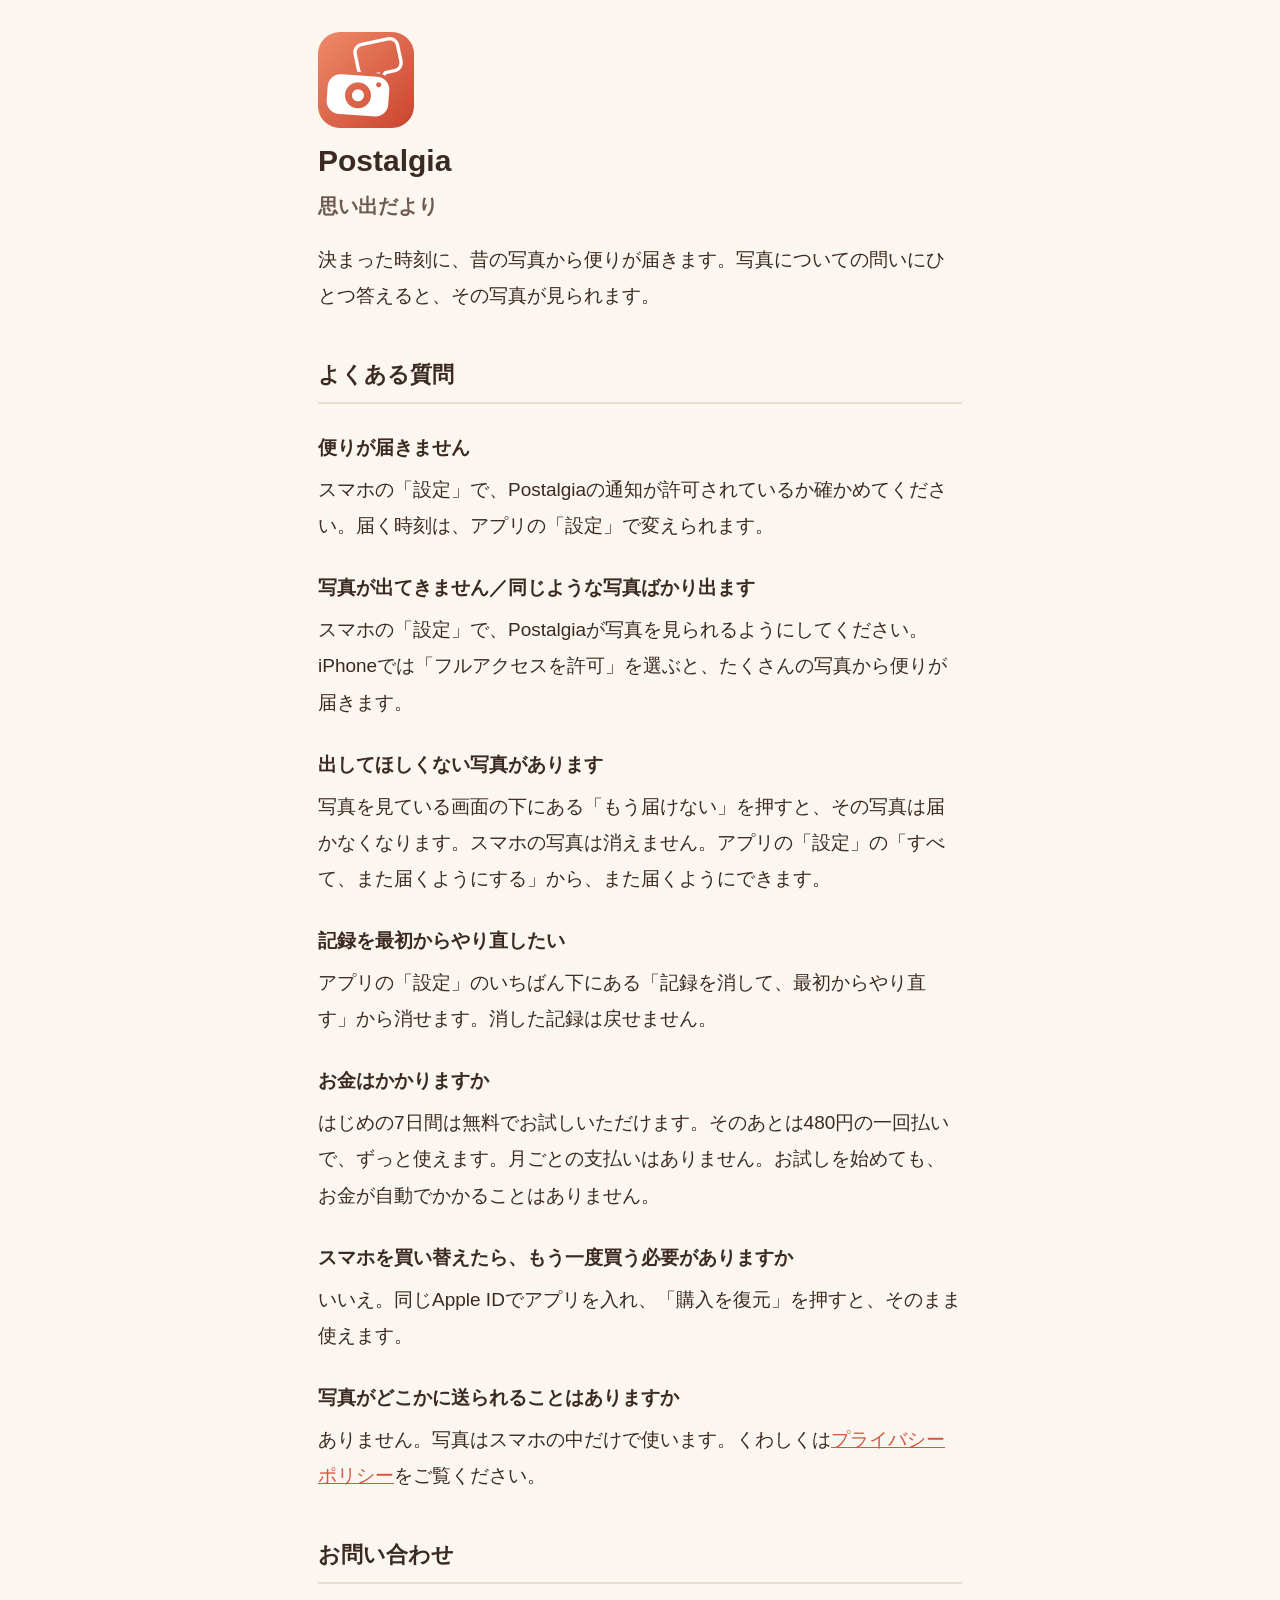
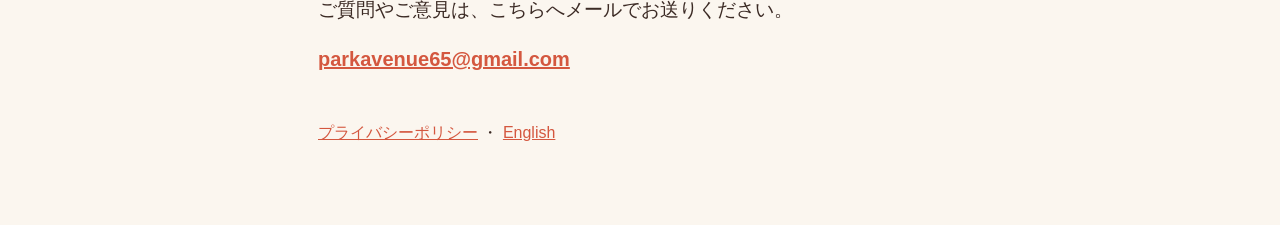
<file: index.html>
<!doctype html>
<html lang="ja">
<head>
<meta charset="utf-8">
<meta name="viewport" content="width=device-width, initial-scale=1">
<title>Postalgia 思い出だより｜サポート</title>
<link rel="stylesheet" href="style.css">
</head>
<body>
<main>
<img class="icon" src="icon.png" alt="" width="96" height="96">
<h1>Postalgia<br><small>思い出だより</small></h1>
<p>決まった時刻に、昔の写真から便りが届きます。写真についての問いにひとつ答えると、その写真が見られます。</p>

<h2>よくある質問</h2>

<h3>便りが届きません</h3>
<p>スマホの「設定」で、Postalgiaの通知が許可されているか確かめてください。届く時刻は、アプリの「設定」で変えられます。</p>

<h3>写真が出てきません／同じような写真ばかり出ます</h3>
<p>スマホの「設定」で、Postalgiaが写真を見られるようにしてください。iPhoneでは「フルアクセスを許可」を選ぶと、たくさんの写真から便りが届きます。</p>

<h3>出してほしくない写真があります</h3>
<p>写真を見ている画面の下にある「もう届けない」を押すと、その写真は届かなくなります。スマホの写真は消えません。アプリの「設定」の「すべて、また届くようにする」から、また届くようにできます。</p>

<h3>記録を最初からやり直したい</h3>
<p>アプリの「設定」のいちばん下にある「記録を消して、最初からやり直す」から消せます。消した記録は戻せません。</p>

<h3>お金はかかりますか</h3>
<p>はじめの7日間は無料でお試しいただけます。そのあとは480円の一回払いで、ずっと使えます。月ごとの支払いはありません。お試しを始めても、お金が自動でかかることはありません。</p>

<h3>スマホを買い替えたら、もう一度買う必要がありますか</h3>
<p>いいえ。同じApple IDでアプリを入れ、「購入を復元」を押すと、そのまま使えます。</p>

<h3>写真がどこかに送られることはありますか</h3>
<p>ありません。写真はスマホの中だけで使います。くわしくは<a href="privacy.html">プライバシーポリシー</a>をご覧ください。</p>

<h2 id="contact">お問い合わせ</h2>
<p>ご質問やご意見は、こちらへメールでお送りください。</p>
<p class="mail"><a href="mailto:parkavenue65@gmail.com">parkavenue65@gmail.com</a></p>

<p class="links"><a href="privacy.html">プライバシーポリシー</a> ・ <a href="en/">English</a></p>
</main>
</body>
</html>
</file>
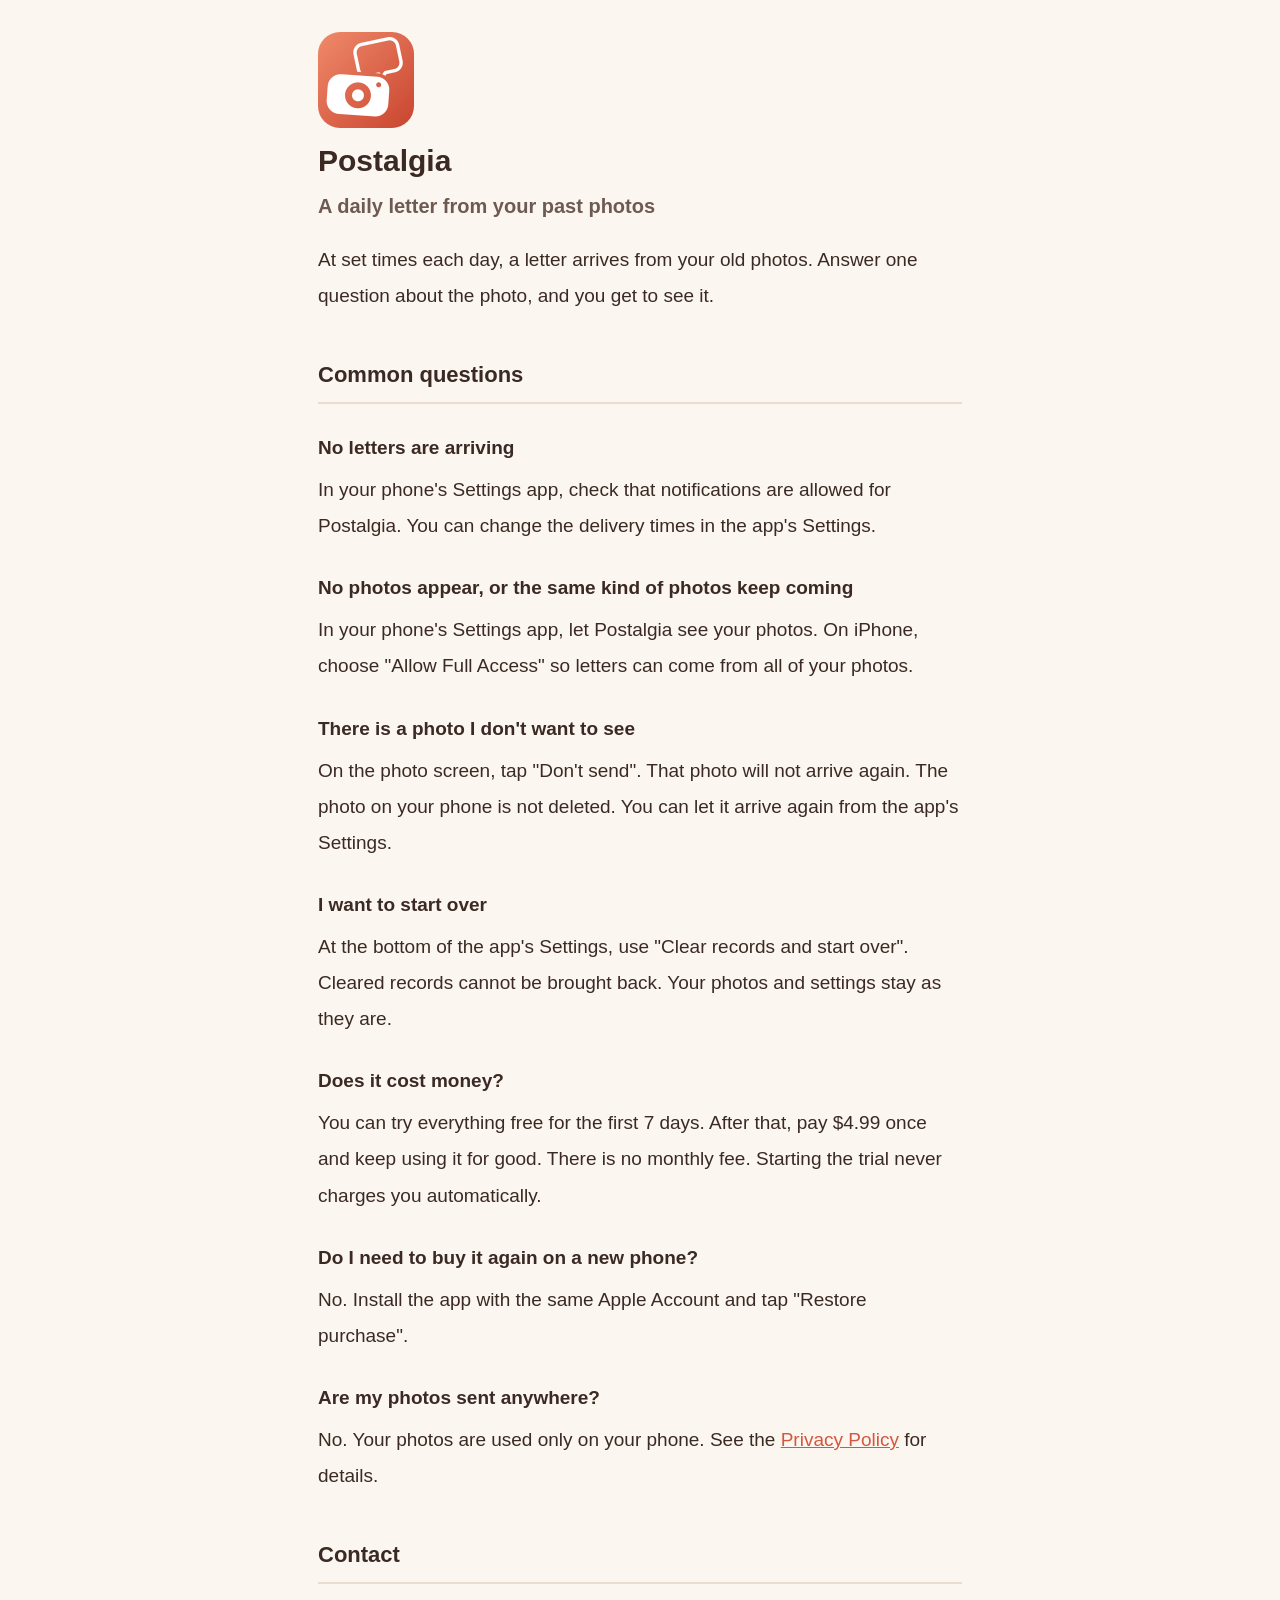
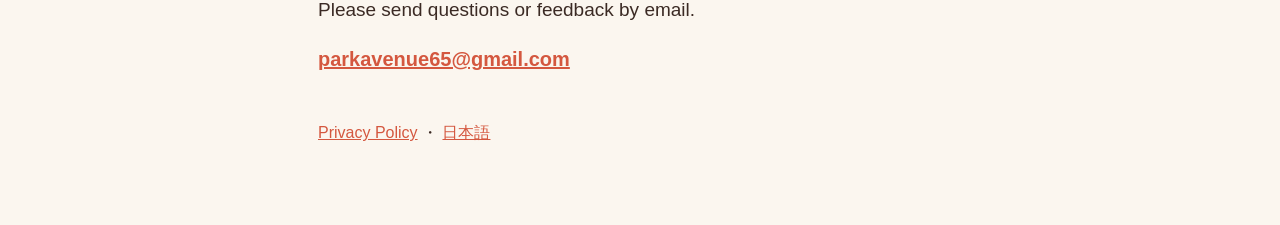
<file: en/index.html>
<!doctype html>
<html lang="en">
<head>
<meta charset="utf-8">
<meta name="viewport" content="width=device-width, initial-scale=1">
<title>Postalgia | Support</title>
<link rel="stylesheet" href="../style.css">
</head>
<body>
<main>
<img class="icon" src="../icon.png" alt="" width="96" height="96">
<h1>Postalgia<br><small>A daily letter from your past photos</small></h1>
<p>At set times each day, a letter arrives from your old photos. Answer one question about the photo, and you get to see it.</p>

<h2>Common questions</h2>

<h3>No letters are arriving</h3>
<p>In your phone's Settings app, check that notifications are allowed for Postalgia. You can change the delivery times in the app's Settings.</p>

<h3>No photos appear, or the same kind of photos keep coming</h3>
<p>In your phone's Settings app, let Postalgia see your photos. On iPhone, choose "Allow Full Access" so letters can come from all of your photos.</p>

<h3>There is a photo I don't want to see</h3>
<p>On the photo screen, tap "Don't send". That photo will not arrive again. The photo on your phone is not deleted. You can let it arrive again from the app's Settings.</p>

<h3>I want to start over</h3>
<p>At the bottom of the app's Settings, use "Clear records and start over". Cleared records cannot be brought back. Your photos and settings stay as they are.</p>

<h3>Does it cost money?</h3>
<p>You can try everything free for the first 7 days. After that, pay $4.99 once and keep using it for good. There is no monthly fee. Starting the trial never charges you automatically.</p>

<h3>Do I need to buy it again on a new phone?</h3>
<p>No. Install the app with the same Apple Account and tap "Restore purchase".</p>

<h3>Are my photos sent anywhere?</h3>
<p>No. Your photos are used only on your phone. See the <a href="privacy.html">Privacy Policy</a> for details.</p>

<h2 id="contact">Contact</h2>
<p>Please send questions or feedback by email.</p>
<p class="mail"><a href="mailto:parkavenue65@gmail.com">parkavenue65@gmail.com</a></p>

<p class="links"><a href="privacy.html">Privacy Policy</a> ・ <a href="../index.html">日本語</a></p>
</main>
</body>
</html>
</file>
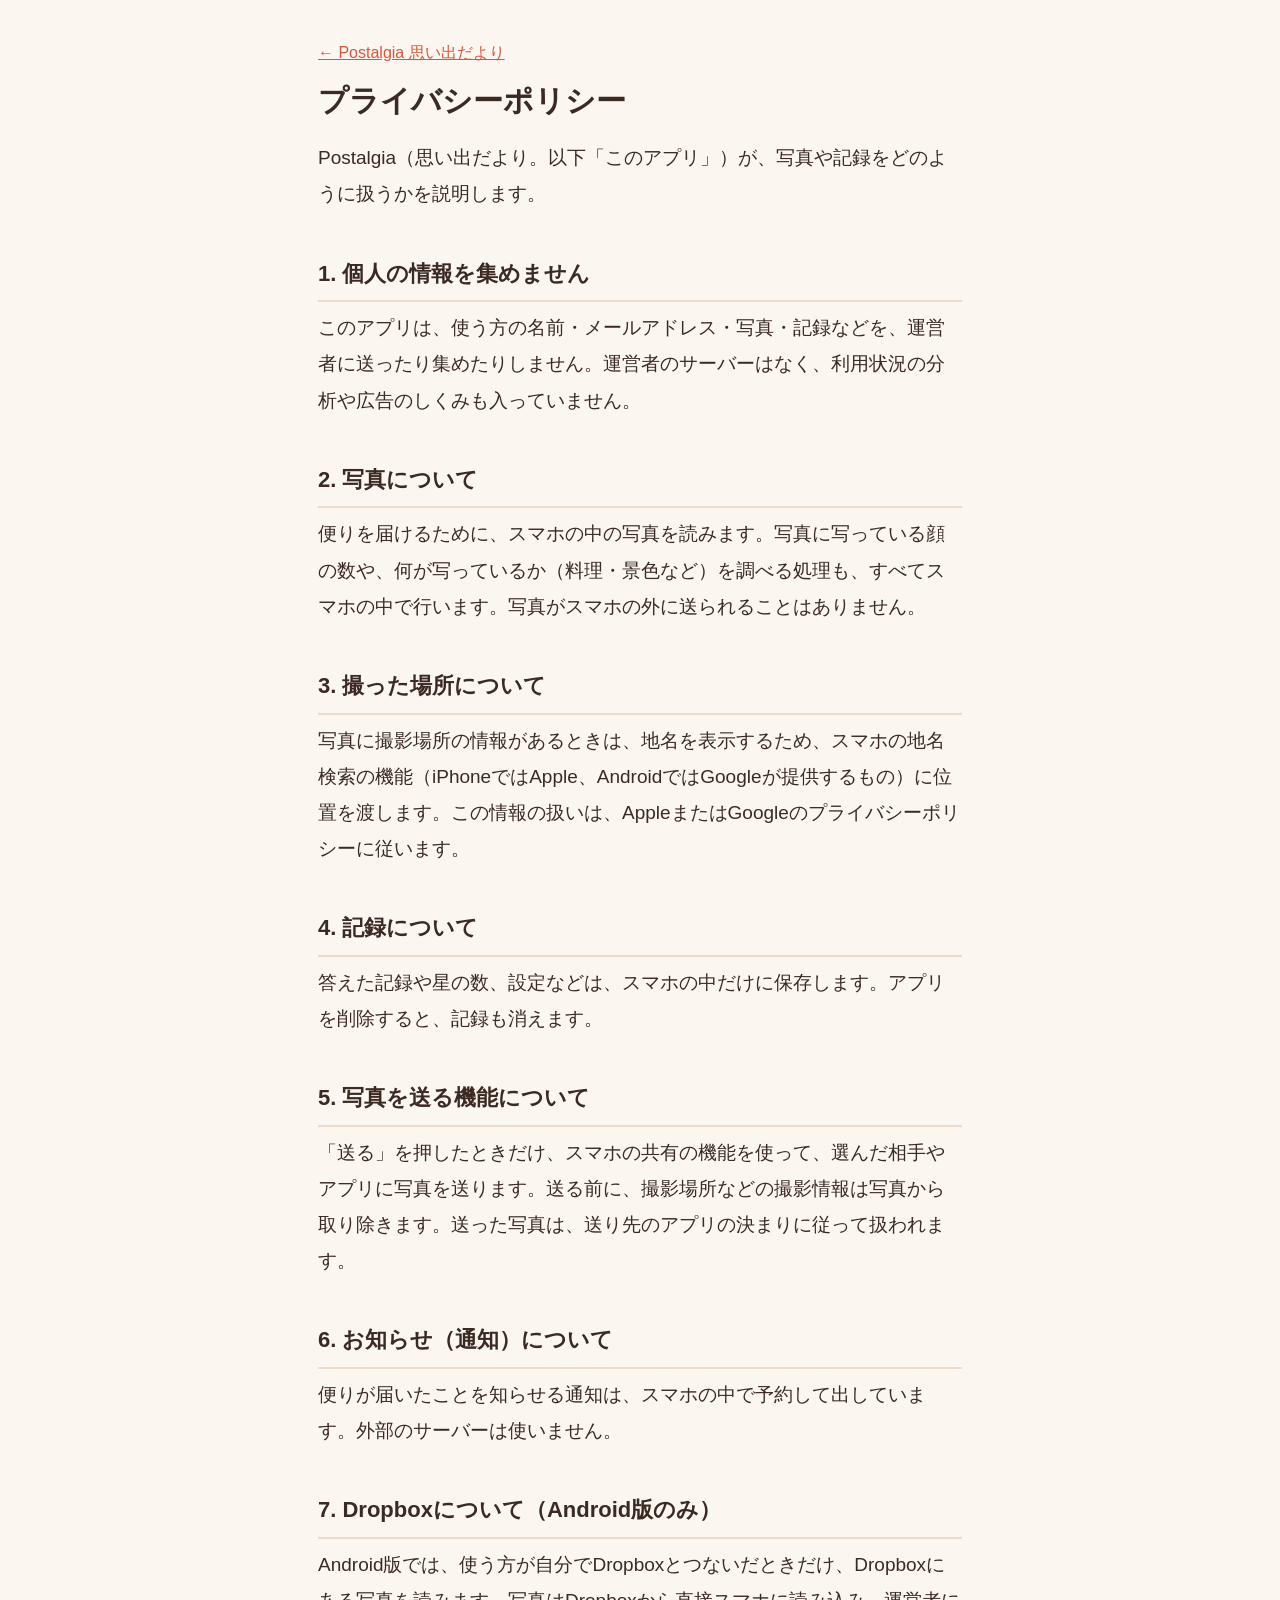
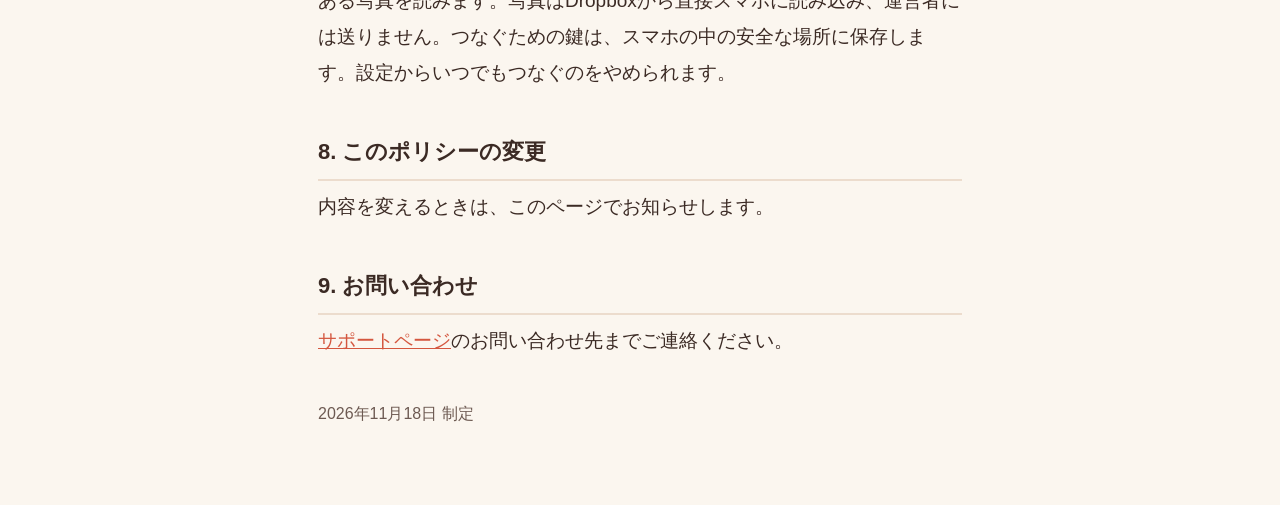
<file: privacy.html>
<!doctype html>
<html lang="ja">
<head>
<meta charset="utf-8">
<meta name="viewport" content="width=device-width, initial-scale=1">
<title>プライバシーポリシー｜Postalgia 思い出だより</title>
<link rel="stylesheet" href="style.css">
</head>
<body>
<main>
<p class="back"><a href="index.html">← Postalgia 思い出だより</a></p>
<h1>プライバシーポリシー</h1>
<p>Postalgia（思い出だより。以下「このアプリ」）が、写真や記録をどのように扱うかを説明します。</p>

<h2>1. 個人の情報を集めません</h2>
<p>このアプリは、使う方の名前・メールアドレス・写真・記録などを、運営者に送ったり集めたりしません。運営者のサーバーはなく、利用状況の分析や広告のしくみも入っていません。</p>

<h2>2. 写真について</h2>
<p>便りを届けるために、スマホの中の写真を読みます。写真に写っている顔の数や、何が写っているか（料理・景色など）を調べる処理も、すべてスマホの中で行います。写真がスマホの外に送られることはありません。</p>

<h2>3. 撮った場所について</h2>
<p>写真に撮影場所の情報があるときは、地名を表示するため、スマホの地名検索の機能（iPhoneではApple、AndroidではGoogleが提供するもの）に位置を渡します。この情報の扱いは、AppleまたはGoogleのプライバシーポリシーに従います。</p>

<h2>4. 記録について</h2>
<p>答えた記録や星の数、設定などは、スマホの中だけに保存します。アプリを削除すると、記録も消えます。</p>

<h2>5. 写真を送る機能について</h2>
<p>「送る」を押したときだけ、スマホの共有の機能を使って、選んだ相手やアプリに写真を送ります。送る前に、撮影場所などの撮影情報は写真から取り除きます。送った写真は、送り先のアプリの決まりに従って扱われます。</p>

<h2>6. お知らせ（通知）について</h2>
<p>便りが届いたことを知らせる通知は、スマホの中で予約して出しています。外部のサーバーは使いません。</p>

<h2>7. Dropboxについて（Android版のみ）</h2>
<p>Android版では、使う方が自分でDropboxとつないだときだけ、Dropboxにある写真を読みます。写真はDropboxから直接スマホに読み込み、運営者には送りません。つなぐための鍵は、スマホの中の安全な場所に保存します。設定からいつでもつなぐのをやめられます。</p>

<h2>8. このポリシーの変更</h2>
<p>内容を変えるときは、このページでお知らせします。</p>

<h2>9. お問い合わせ</h2>
<p><a href="index.html#contact">サポートページ</a>のお問い合わせ先までご連絡ください。</p>

<p class="date">2026年11月18日 制定</p>
</main>
</body>
</html>
</file>
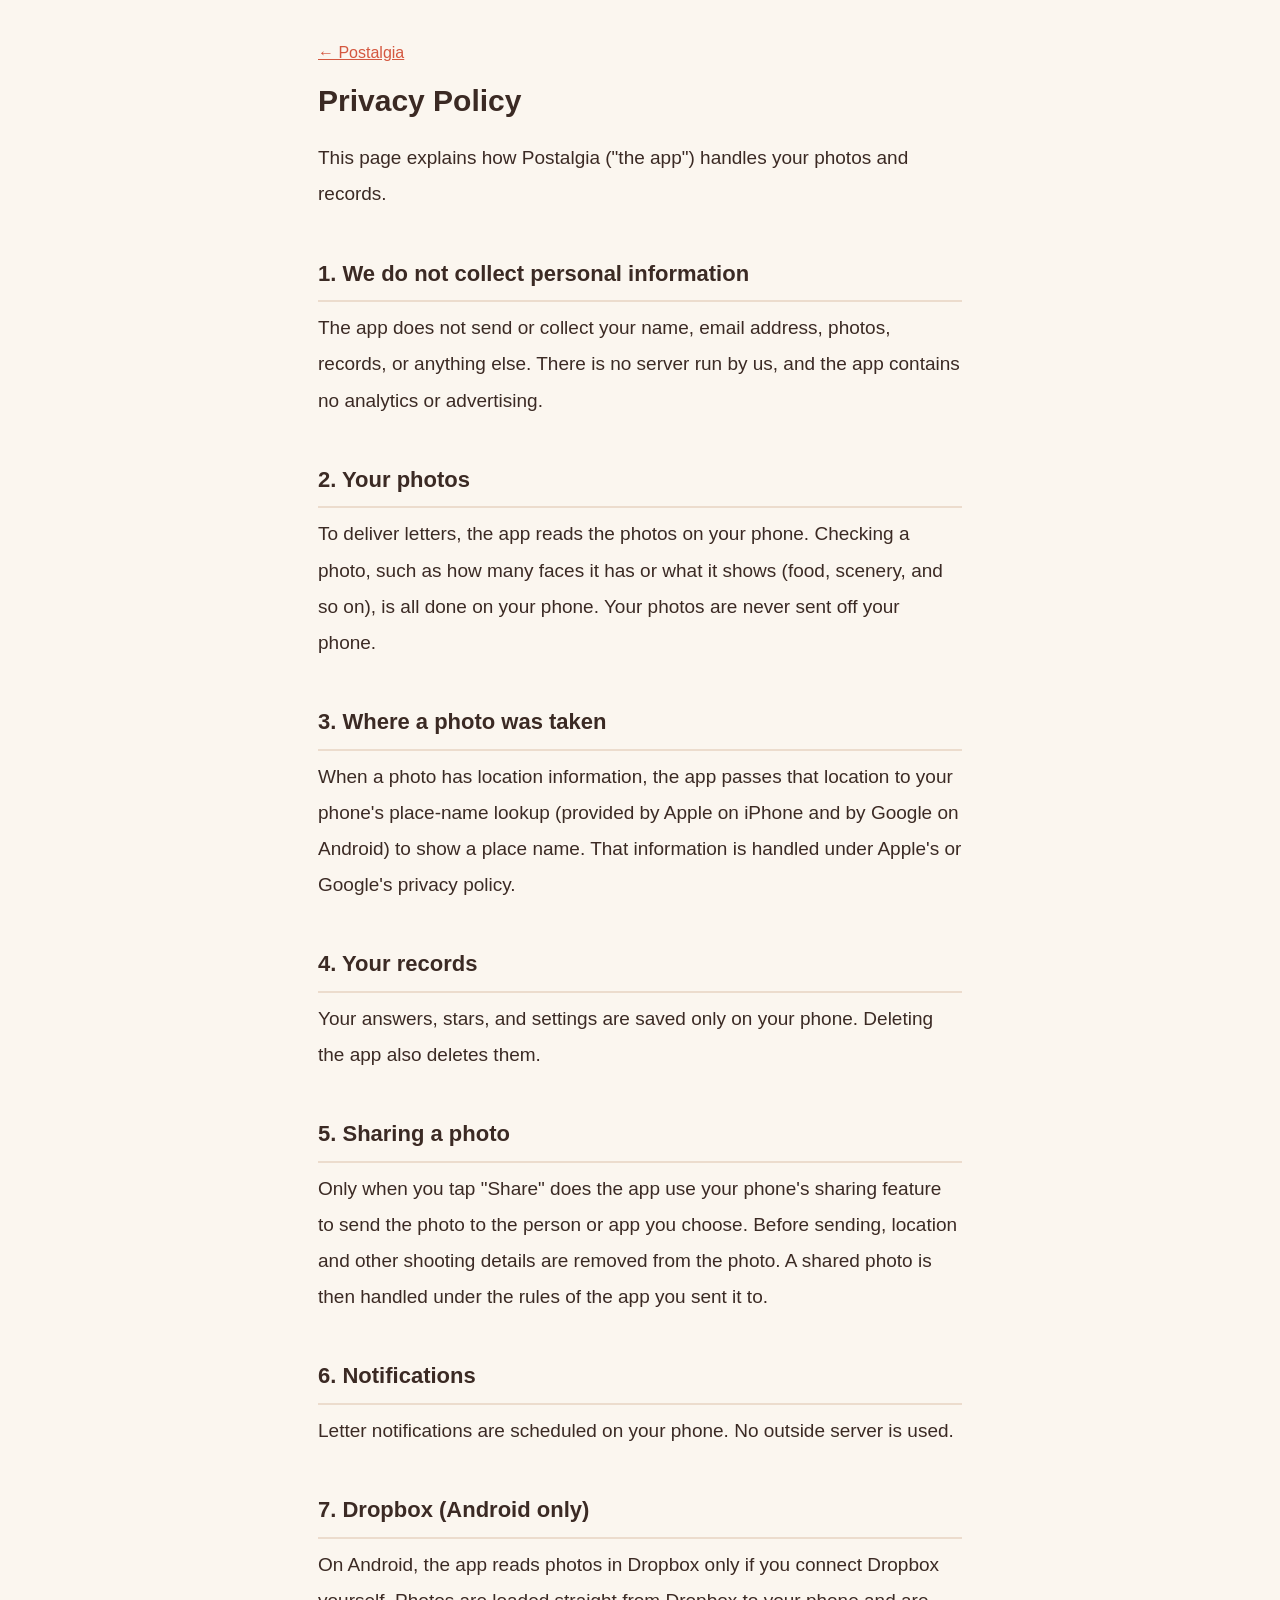
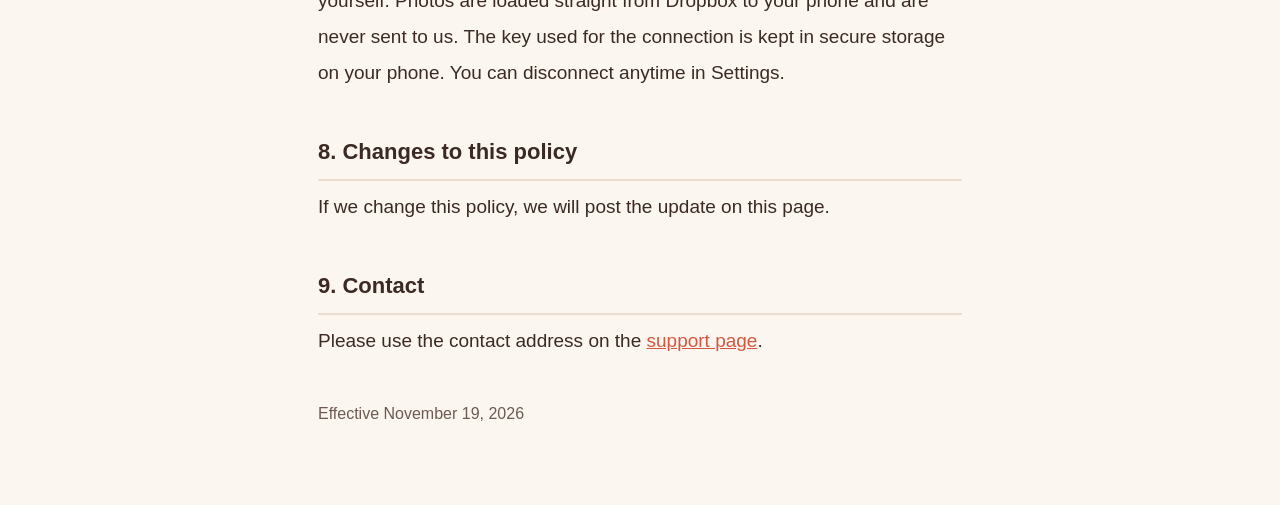
<file: en/privacy.html>
<!doctype html>
<html lang="en">
<head>
<meta charset="utf-8">
<meta name="viewport" content="width=device-width, initial-scale=1">
<title>Privacy Policy | Postalgia</title>
<link rel="stylesheet" href="../style.css">
</head>
<body>
<main>
<p class="back"><a href="index.html">← Postalgia</a></p>
<h1>Privacy Policy</h1>
<p>This page explains how Postalgia ("the app") handles your photos and records.</p>

<h2>1. We do not collect personal information</h2>
<p>The app does not send or collect your name, email address, photos, records, or anything else. There is no server run by us, and the app contains no analytics or advertising.</p>

<h2>2. Your photos</h2>
<p>To deliver letters, the app reads the photos on your phone. Checking a photo, such as how many faces it has or what it shows (food, scenery, and so on), is all done on your phone. Your photos are never sent off your phone.</p>

<h2>3. Where a photo was taken</h2>
<p>When a photo has location information, the app passes that location to your phone's place-name lookup (provided by Apple on iPhone and by Google on Android) to show a place name. That information is handled under Apple's or Google's privacy policy.</p>

<h2>4. Your records</h2>
<p>Your answers, stars, and settings are saved only on your phone. Deleting the app also deletes them.</p>

<h2>5. Sharing a photo</h2>
<p>Only when you tap "Share" does the app use your phone's sharing feature to send the photo to the person or app you choose. Before sending, location and other shooting details are removed from the photo. A shared photo is then handled under the rules of the app you sent it to.</p>

<h2>6. Notifications</h2>
<p>Letter notifications are scheduled on your phone. No outside server is used.</p>

<h2>7. Dropbox (Android only)</h2>
<p>On Android, the app reads photos in Dropbox only if you connect Dropbox yourself. Photos are loaded straight from Dropbox to your phone and are never sent to us. The key used for the connection is kept in secure storage on your phone. You can disconnect anytime in Settings.</p>

<h2>8. Changes to this policy</h2>
<p>If we change this policy, we will post the update on this page.</p>

<h2>9. Contact</h2>
<p>Please use the contact address on the <a href="index.html#contact">support page</a>.</p>

<p class="date">Effective November 19, 2026</p>
</main>
</body>
</html>
</file>
<file: style.css>
:root { --ink: #3b2a24; --sub: #6d5a52; --accent: #d4573f; --paper: #fbf6ef; }
* { box-sizing: border-box; }
body { margin: 0; background: var(--paper); color: var(--ink);
  font-family: -apple-system, "Hiragino Sans", "Noto Sans JP", sans-serif;
  font-size: 19px; line-height: 1.9; }
main { max-width: 680px; margin: 0 auto; padding: 32px 18px 64px; }
h1 { font-size: 30px; line-height: 1.4; margin: 12px 0 18px; }
h1 small { font-size: 20px; color: var(--sub); font-weight: 600; }
h2 { font-size: 22px; margin: 40px 0 8px; padding-bottom: 6px; border-bottom: 2px solid #ecdccd; }
h3 { font-size: 19px; margin: 26px 0 4px; }
p { margin: 6px 0 12px; }
a { color: var(--accent); }
.icon { border-radius: 22px; display: block; }
.back { font-size: 16px; }
.mail { font-size: 20px; font-weight: 600; }
.date { margin-top: 40px; color: var(--sub); font-size: 16px; }
.links { margin-top: 40px; font-size: 16px; }
</file>
